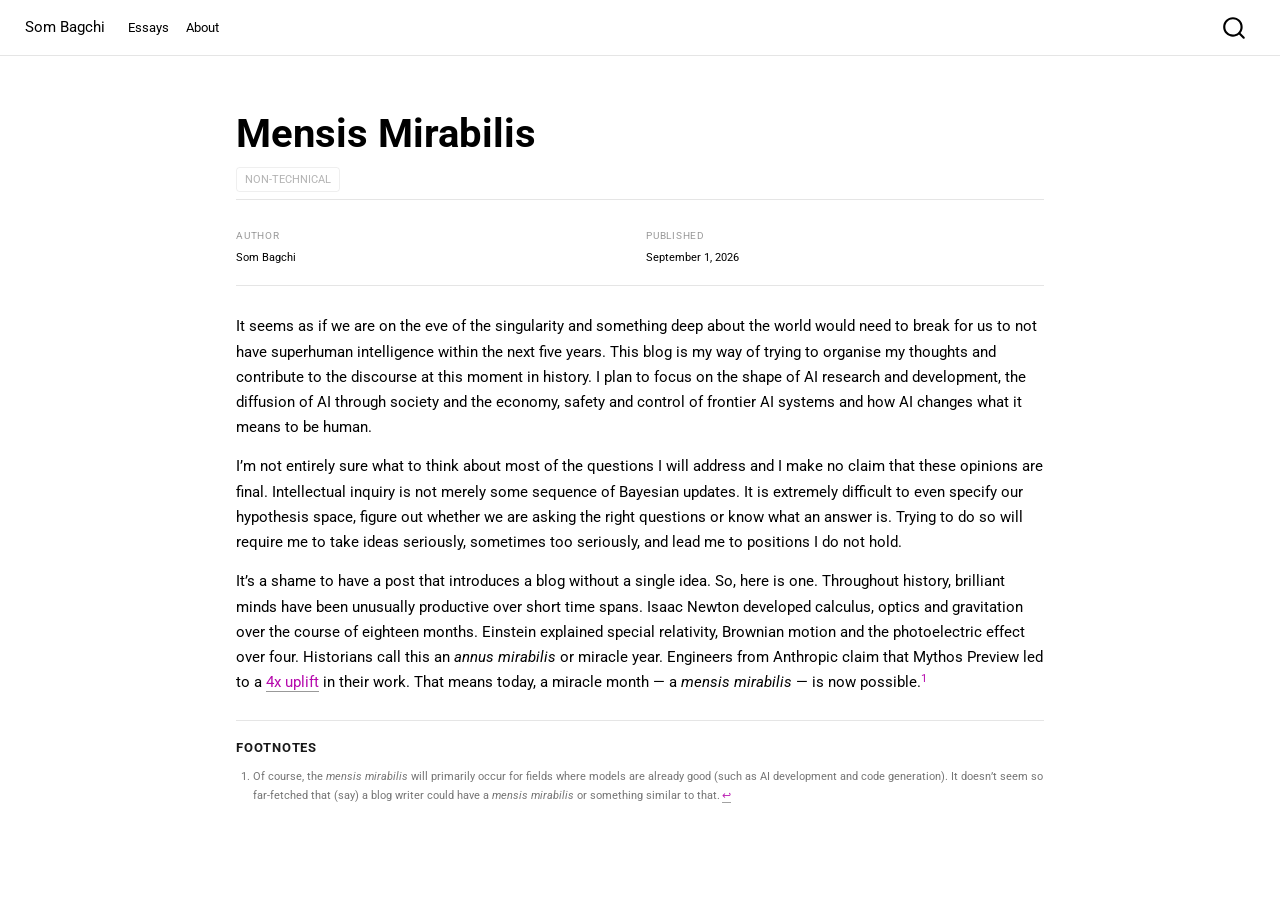
<file: posts/2026-09-01-mensis-mirabilis/index.html>
<!DOCTYPE html>
<html xmlns="http://www.w3.org/1999/xhtml" lang="en" xml:lang="en"><head>

<meta charset="utf-8">
<meta name="generator" content="quarto-1.10.18">

<meta name="viewport" content="width=device-width, initial-scale=1.0, user-scalable=yes">

<meta name="author" content="Som Bagchi">
<meta name="dcterms.date" content="2026-09-01">

<title>Mensis Mirabilis – Som Bagchi</title>
<style>
/* Default styles provided by pandoc.
** See https://pandoc.org/MANUAL.html#variables-for-html for config info.
*/
span.smallcaps{font-variant: small-caps;}
div.columns{display: flex; gap: 1.5em;}
div.column{flex: auto;}
@media screen {
div.columns{gap: min(4vw, 1.5em);}
div.column{overflow-x: auto;}
}
div.hanging-indent{margin-left: 1.5em; text-indent: -1.5em;}
ul.task-list{list-style: none;}
ul.task-list li input[type="checkbox"] {
  width: 0.8em;
  margin: 0 0.8em 0.2em -1em; /* quarto-specific, see https://github.com/quarto-dev/quarto-cli/issues/4556 */ 
  vertical-align: middle;
}
</style>


<script src="../../site_libs/quarto-nav/quarto-nav.js"></script>
<script src="../../site_libs/quarto-nav/headroom.min.js"></script>
<script src="../../site_libs/clipboard/clipboard.min.js"></script>
<script src="../../site_libs/quarto-search/autocomplete.umd.js"></script>
<script src="../../site_libs/quarto-search/fuse.min.js"></script>
<script src="../../site_libs/quarto-search/quarto-search.js"></script>
<meta name="quarto:offset" content="../../">
<link href="../../assets/favicon.svg" rel="icon" type="image/svg+xml">
<script src="../../site_libs/quarto-html/quarto.js" type="module"></script>
<script src="../../site_libs/quarto-html/tabsets/tabsets.js" type="module"></script>
<script src="../../site_libs/quarto-html/popper.min.js"></script>
<script src="../../site_libs/quarto-html/tippy.umd.min.js"></script>
<script src="../../site_libs/quarto-html/anchor.min.js"></script>
<link href="../../site_libs/quarto-html/tippy.css" rel="stylesheet">
<link href="../../site_libs/quarto-html/quarto-syntax-highlighting-bb62276ab45c84d9efd712f51ff97b5a.css" rel="stylesheet" id="quarto-text-highlighting-styles">
<script src="../../site_libs/bootstrap/bootstrap.min.js"></script>
<link href="../../site_libs/bootstrap/bootstrap-icons.css" rel="stylesheet">
<link href="../../site_libs/bootstrap/bootstrap-da5640eb421f6be6724eed304bba0678.min.css" rel="stylesheet" append-hash="true" id="quarto-bootstrap" data-mode="light">
<script id="quarto-search-options" type="application/json">{
  "location": "navbar",
  "copy-button": false,
  "collapse-after": 3,
  "panel-placement": "end",
  "type": "overlay",
  "limit": 50,
  "keyboard-shortcut": [
    "f",
    "/",
    "s"
  ],
  "show-item-context": false,
  "language": {
    "search-no-results-text": "No results",
    "search-matching-documents-text": "matching documents",
    "search-copy-link-title": "Copy link to search",
    "search-hide-matches-text": "Hide additional matches",
    "search-more-match-text": "more match in this document",
    "search-more-matches-text": "more matches in this document",
    "search-clear-button-title": "Clear",
    "search-text-placeholder": "",
    "search-detached-cancel-button-title": "Cancel",
    "search-submit-button-title": "Submit",
    "search-label": "Search"
  }
}</script>
<style>html{ scroll-behavior: smooth; }</style>
<!-- GoatCounter analytics (free, privacy-friendly, no cookies).
     Dashboard: https://sombagchi.goatcounter.com -->
<script data-goatcounter="https://sombagchi.goatcounter.com/count" async="" src="//gc.zgo.at/count.js"></script>


</head>

<body class="nav-fixed fullcontent quarto-light">

<div id="quarto-search-results"></div>
  <header id="quarto-header" class="headroom fixed-top">
    <nav class="navbar navbar-expand-lg " data-bs-theme="dark">
      <div class="navbar-container container-fluid">
      <div class="navbar-brand-container mx-auto">
    <a class="navbar-brand" href="../../index.html">
    <span class="navbar-title">Som Bagchi</span>
    </a>
  </div>
            <div id="quarto-search" class="" title="Search"></div>
          <button class="navbar-toggler" type="button" data-bs-toggle="collapse" data-bs-target="#navbarCollapse" aria-controls="navbarCollapse" role="menu" aria-expanded="false" aria-label="Toggle navigation" onclick="if (window.quartoToggleHeadroom) { window.quartoToggleHeadroom(); }">
  <span class="navbar-toggler-icon"></span>
</button>
          <div class="collapse navbar-collapse" id="navbarCollapse">
            <ul class="navbar-nav navbar-nav-scroll me-auto">
  <li class="nav-item">
    <a class="nav-link" href="../../index.html"> 
<span class="menu-text">Essays</span></a>
  </li>  
  <li class="nav-item">
    <a class="nav-link" href="../../about.html"> 
<span class="menu-text">About</span></a>
  </li>  
</ul>
          </div> <!-- /navcollapse -->
            <div class="quarto-navbar-tools">
</div>
      </div> <!-- /container-fluid -->
    </nav>
</header>
<!-- content -->
<div id="quarto-content" class="quarto-container page-columns page-rows-contents page-layout-article page-navbar">
<!-- sidebar -->
<!-- margin-sidebar -->
    
<!-- main -->
<main class="content" id="quarto-document-content">

<header id="title-block-header" class="quarto-title-block default">
<div class="quarto-title">
<h1 class="title">Mensis Mirabilis</h1>
  <div class="quarto-categories">
    <div class="quarto-category">Non-technical</div>
  </div>
  </div>



<div class="quarto-title-meta">

    <div>
    <div class="quarto-title-meta-heading">Author</div>
    <div class="quarto-title-meta-contents">
             <p>Som Bagchi </p>
          </div>
  </div>
    
    <div>
    <div class="quarto-title-meta-heading">Published</div>
    <div class="quarto-title-meta-contents">
      <p class="date">September 1, 2026</p>
    </div>
  </div>
  
    
  </div>
  


</header>


<p>It seems as if we are on the eve of the singularity and something deep about the world would need to break for us to not have superhuman intelligence within the next five years. This blog is my way of trying to organise my thoughts and contribute to the discourse at this moment in history. I plan to focus on the shape of AI research and development, the diffusion of AI through society and the economy, safety and control of frontier AI systems and how AI changes what it means to be human.</p>
<p>I’m not entirely sure what to think about most of the questions I will address and I make no claim that these opinions are final. Intellectual inquiry is not merely some sequence of Bayesian updates. It is extremely difficult to even specify our hypothesis space, figure out whether we are asking the right questions or know what an answer is. Trying to do so will require me to take ideas seriously, sometimes too seriously, and lead me to positions I do not hold.</p>
<p>It’s a shame to have a post that introduces a blog without a single idea. So, here is one. Throughout history, brilliant minds have been unusually productive over short time spans. Isaac Newton developed calculus, optics and gravitation over the course of eighteen months. Einstein explained special relativity, Brownian motion and the photoelectric effect over four. Historians call this an <em>annus mirabilis</em> or miracle year. Engineers from Anthropic claim that Mythos Preview led to a <a href="https://www.anthropic.com/institute/recursive-self-improvement">4x uplift</a> in their work. That means today, a miracle month — a <em>mensis mirabilis</em> — is now possible.<a href="#fn1" class="footnote-ref" id="fnref1" role="doc-noteref"><sup>1</sup></a></p>




<div id="quarto-appendix" class="default"><section id="footnotes" class="footnotes footnotes-end-of-document" role="doc-endnotes"><h2 class="anchored quarto-appendix-heading">Footnotes</h2>

<ol>
<li id="fn1"><p>Of course, the <em>mensis mirabilis</em> will primarily occur for fields where models are already good (such as AI development and code generation). It doesn’t seem so far-fetched that (say) a blog writer could have a <em>mensis mirabilis</em> or something similar to that.<a href="#fnref1" class="footnote-back" role="doc-backlink">↩︎</a></p></li>
</ol>
</section></div></main> <!-- /main -->
<script id="quarto-html-after-body" type="application/javascript">
  window.document.addEventListener("DOMContentLoaded", function (event) {
    const icon = "";
    const anchorJS = new window.AnchorJS();
    anchorJS.options = {
      placement: 'right',
      icon: icon
    };
    anchorJS.add('.anchored');
    const isCodeAnnotation = (el) => {
      for (const clz of el.classList) {
        if (clz.startsWith('code-annotation-')) {                     
          return true;
        }
      }
      return false;
    }
    const onCopySuccess = function(e) {
      // button target
      const button = e.trigger;
      // don't keep focus
      button.blur();
      // flash "checked"
      button.classList.add('code-copy-button-checked');
      var currentTitle = button.getAttribute("title");
      button.setAttribute("title", "Copied!");
      let tooltip;
      if (window.bootstrap) {
        button.setAttribute("data-bs-toggle", "tooltip");
        button.setAttribute("data-bs-placement", "left");
        button.setAttribute("data-bs-title", "Copied!");
        tooltip = new bootstrap.Tooltip(button, 
          { trigger: "manual", 
            customClass: "code-copy-button-tooltip",
            offset: [0, -8]});
        tooltip.show();    
      }
      setTimeout(function() {
        if (tooltip) {
          tooltip.hide();
          button.removeAttribute("data-bs-title");
          button.removeAttribute("data-bs-toggle");
          button.removeAttribute("data-bs-placement");
        }
        button.setAttribute("title", currentTitle);
        button.classList.remove('code-copy-button-checked');
      }, 1000);
      // clear code selection
      e.clearSelection();
    }
    const getTextToCopy = function(trigger) {
      const outerScaffold = trigger.parentElement.cloneNode(true);
      const codeEl = outerScaffold.querySelector('code');
      for (const childEl of codeEl.children) {
        if (isCodeAnnotation(childEl)) {
          childEl.remove();
        }
      }
      return codeEl.innerText;
    }
    const clipboard = new window.ClipboardJS('.code-copy-button:not([data-in-quarto-modal])', {
      text: getTextToCopy
    });
    clipboard.on('success', onCopySuccess);
    if (window.document.getElementById('quarto-embedded-source-code-modal')) {
      const clipboardModal = new window.ClipboardJS('.code-copy-button[data-in-quarto-modal]', {
        text: getTextToCopy,
        container: window.document.getElementById('quarto-embedded-source-code-modal')
      });
      clipboardModal.on('success', onCopySuccess);
    }
      var localhostRegex = new RegExp(/^(?:http|https):\/\/localhost\:?[0-9]*\//);
      var mailtoRegex = new RegExp(/^mailto:/);
        var filterRegex = new RegExp("https:\/\/sombagchi\.com");
      var isInternal = (href) => {
          return filterRegex.test(href) || localhostRegex.test(href) || mailtoRegex.test(href);
      }
      // Inspect non-navigation links and adorn them if external
     var links = window.document.querySelectorAll('a[href]:not(.nav-link):not(.navbar-brand):not(.toc-action):not(.sidebar-link):not(.sidebar-item-toggle):not(.pagination-link):not(.no-external):not([aria-hidden]):not(.dropdown-item):not(.quarto-navigation-tool):not(.about-link)');
      for (var i=0; i<links.length; i++) {
        const link = links[i];
        if (!isInternal(link.href)) {
          // undo the damage that might have been done by quarto-nav.js in the case of
          // links that we want to consider external
          if (link.dataset.originalHref !== undefined) {
            link.href = link.dataset.originalHref;
          }
        }
      }
    function tippyHover(el, contentFn, onTriggerFn, onUntriggerFn) {
      const config = {
        allowHTML: true,
        maxWidth: 500,
        delay: 100,
        arrow: false,
        appendTo: function(el) {
            return el.parentElement;
        },
        interactive: true,
        interactiveBorder: 10,
        theme: 'quarto',
        placement: 'bottom-start',
      };
      if (contentFn) {
        config.content = contentFn;
      }
      if (onTriggerFn) {
        config.onTrigger = onTriggerFn;
      }
      if (onUntriggerFn) {
        config.onUntrigger = onUntriggerFn;
      }
      window.tippy(el, config); 
    }
    const noterefs = window.document.querySelectorAll('a[role="doc-noteref"]');
    for (var i=0; i<noterefs.length; i++) {
      const ref = noterefs[i];
      tippyHover(ref, function() {
        // use id or data attribute instead here
        let href = ref.getAttribute('data-footnote-href') || ref.getAttribute('href');
        try { href = new URL(href).hash; } catch {}
        const id = href.replace(/^#\/?/, "");
        const note = window.document.getElementById(id);
        if (note) {
          return note.innerHTML;
        } else {
          return "";
        }
      });
    }
    const xrefs = window.document.querySelectorAll('a.quarto-xref');
    const processXRef = (id, note) => {
      // Strip column container classes
      const stripColumnClz = (el) => {
        el.classList.remove("page-full", "page-columns");
        if (el.children) {
          for (const child of el.children) {
            stripColumnClz(child);
          }
        }
      }
      stripColumnClz(note)
      if (id === null || id.startsWith('sec-')) {
        // Special case sections, only their first couple elements
        const container = document.createElement("div");
        if (note.children && note.children.length > 2) {
          container.appendChild(note.children[0].cloneNode(true));
          for (let i = 1; i < note.children.length; i++) {
            const child = note.children[i];
            if (child.tagName === "P" && child.innerText === "") {
              continue;
            } else {
              container.appendChild(child.cloneNode(true));
              break;
            }
          }
          if (window.Quarto?.typesetMath) {
            window.Quarto.typesetMath(container);
          }
          return container.innerHTML
        } else {
          if (window.Quarto?.typesetMath) {
            window.Quarto.typesetMath(note);
          }
          return note.innerHTML;
        }
      } else {
        // Remove any anchor links if they are present
        const anchorLink = note.querySelector('a.anchorjs-link');
        if (anchorLink) {
          anchorLink.remove();
        }
        if (window.Quarto?.typesetMath) {
          window.Quarto.typesetMath(note);
        }
        if (note.classList.contains("callout")) {
          return note.outerHTML;
        } else {
          return note.innerHTML;
        }
      }
    }
    for (var i=0; i<xrefs.length; i++) {
      const xref = xrefs[i];
      tippyHover(xref, undefined, function(instance) {
        instance.disable();
        let url = xref.getAttribute('href');
        let hash = undefined; 
        if (url.startsWith('#')) {
          hash = url;
        } else {
          try { hash = new URL(url).hash; } catch {}
        }
        if (hash) {
          const id = hash.replace(/^#\/?/, "");
          const note = window.document.getElementById(id);
          if (note !== null) {
            try {
              const html = processXRef(id, note.cloneNode(true));
              instance.setContent(html);
            } finally {
              instance.enable();
              instance.show();
            }
          } else {
            // See if we can fetch this
            fetch(url.split('#')[0])
            .then(res => res.text())
            .then(html => {
              const parser = new DOMParser();
              const htmlDoc = parser.parseFromString(html, "text/html");
              const note = htmlDoc.getElementById(id);
              if (note !== null) {
                const html = processXRef(id, note);
                instance.setContent(html);
              } 
            }).finally(() => {
              instance.enable();
              instance.show();
            });
          }
        } else {
          // See if we can fetch a full url (with no hash to target)
          // This is a special case and we should probably do some content thinning / targeting
          fetch(url)
          .then(res => res.text())
          .then(html => {
            const parser = new DOMParser();
            const htmlDoc = parser.parseFromString(html, "text/html");
            const note = htmlDoc.querySelector('main.content');
            if (note !== null) {
              // This should only happen for chapter cross references
              // (since there is no id in the URL)
              // remove the first header
              if (note.children.length > 0 && note.children[0].tagName === "HEADER") {
                note.children[0].remove();
              }
              const html = processXRef(null, note);
              instance.setContent(html);
            } 
          }).finally(() => {
            instance.enable();
            instance.show();
          });
        }
      }, function(instance) {
      });
    }
        let selectedAnnoteEl;
        const selectorForAnnotation = ( cell, annotation) => {
          let cellAttr = 'data-code-cell="' + cell + '"';
          let lineAttr = 'data-code-annotation="' +  annotation + '"';
          const selector = 'span[' + cellAttr + '][' + lineAttr + ']';
          return selector;
        }
        const selectCodeLines = (annoteEl) => {
          const doc = window.document;
          const targetCell = annoteEl.getAttribute("data-target-cell");
          const targetAnnotation = annoteEl.getAttribute("data-target-annotation");
          const annoteSpan = window.document.querySelector(selectorForAnnotation(targetCell, targetAnnotation));
          const lines = annoteSpan.getAttribute("data-code-lines").split(",");
          const lineIds = lines.map((line) => {
            return targetCell + "-" + line;
          })
          let top = null;
          let height = null;
          let parent = null;
          if (lineIds.length > 0) {
              //compute the position of the single el (top and bottom and make a div)
              const el = window.document.getElementById(lineIds[0]);
              top = el.offsetTop;
              height = el.offsetHeight;
              parent = el.parentElement.parentElement;
            if (lineIds.length > 1) {
              const lastEl = window.document.getElementById(lineIds[lineIds.length - 1]);
              const bottom = lastEl.offsetTop + lastEl.offsetHeight;
              height = bottom - top;
            }
            if (top !== null && height !== null && parent !== null) {
              // cook up a div (if necessary) and position it 
              let div = window.document.getElementById("code-annotation-line-highlight");
              if (div === null) {
                div = window.document.createElement("div");
                div.setAttribute("id", "code-annotation-line-highlight");
                div.style.position = 'absolute';
                parent.appendChild(div);
              }
              div.style.top = top - 2 + "px";
              div.style.height = height + 4 + "px";
              div.style.left = 0;
              let gutterDiv = window.document.getElementById("code-annotation-line-highlight-gutter");
              if (gutterDiv === null) {
                gutterDiv = window.document.createElement("div");
                gutterDiv.setAttribute("id", "code-annotation-line-highlight-gutter");
                gutterDiv.style.position = 'absolute';
                const codeCell = window.document.getElementById(targetCell);
                const gutter = codeCell.querySelector('.code-annotation-gutter');
                gutter.appendChild(gutterDiv);
              }
              gutterDiv.style.top = top - 2 + "px";
              gutterDiv.style.height = height + 4 + "px";
            }
            selectedAnnoteEl = annoteEl;
          }
        };
        const unselectCodeLines = () => {
          const elementsIds = ["code-annotation-line-highlight", "code-annotation-line-highlight-gutter"];
          elementsIds.forEach((elId) => {
            const div = window.document.getElementById(elId);
            if (div) {
              div.remove();
            }
          });
          selectedAnnoteEl = undefined;
        };
          // Handle positioning of the toggle
      window.addEventListener(
        "resize",
        throttle(() => {
          elRect = undefined;
          if (selectedAnnoteEl) {
            selectCodeLines(selectedAnnoteEl);
          }
        }, 10)
      );
      function throttle(fn, ms) {
      let throttle = false;
      let timer;
        return (...args) => {
          if(!throttle) { // first call gets through
              fn.apply(this, args);
              throttle = true;
          } else { // all the others get throttled
              if(timer) clearTimeout(timer); // cancel #2
              timer = setTimeout(() => {
                fn.apply(this, args);
                timer = throttle = false;
              }, ms);
          }
        };
      }
        // Attach click handler to the DT
        const annoteDls = window.document.querySelectorAll('dt[data-target-cell]');
        for (const annoteDlNode of annoteDls) {
          annoteDlNode.addEventListener('click', (event) => {
            const clickedEl = event.target;
            if (clickedEl !== selectedAnnoteEl) {
              unselectCodeLines();
              const activeEl = window.document.querySelector('dt[data-target-cell].code-annotation-active');
              if (activeEl) {
                activeEl.classList.remove('code-annotation-active');
              }
              selectCodeLines(clickedEl);
              clickedEl.classList.add('code-annotation-active');
            } else {
              // Unselect the line
              unselectCodeLines();
              clickedEl.classList.remove('code-annotation-active');
            }
          });
        }
    const findCites = (el) => {
      const parentEl = el.parentElement;
      if (parentEl) {
        const cites = parentEl.dataset.cites;
        if (cites) {
          return {
            el,
            cites: cites.split(' ')
          };
        } else {
          return findCites(el.parentElement)
        }
      } else {
        return undefined;
      }
    };
    var bibliorefs = window.document.querySelectorAll('a[role="doc-biblioref"]');
    for (var i=0; i<bibliorefs.length; i++) {
      const ref = bibliorefs[i];
      const citeInfo = findCites(ref);
      if (citeInfo) {
        tippyHover(citeInfo.el, function() {
          var popup = window.document.createElement('div');
          citeInfo.cites.forEach(function(cite) {
            var citeDiv = window.document.createElement('div');
            citeDiv.classList.add('hanging-indent');
            citeDiv.classList.add('csl-entry');
            var biblioDiv = window.document.getElementById('ref-' + cite);
            if (biblioDiv) {
              citeDiv.innerHTML = biblioDiv.innerHTML;
            }
            popup.appendChild(citeDiv);
          });
          return popup.innerHTML;
        });
      }
    }
  });
  </script>
</div> <!-- /content -->




<script src="../../site_libs/quarto-html/zenscroll-min.js"></script>
</body></html>
</file>
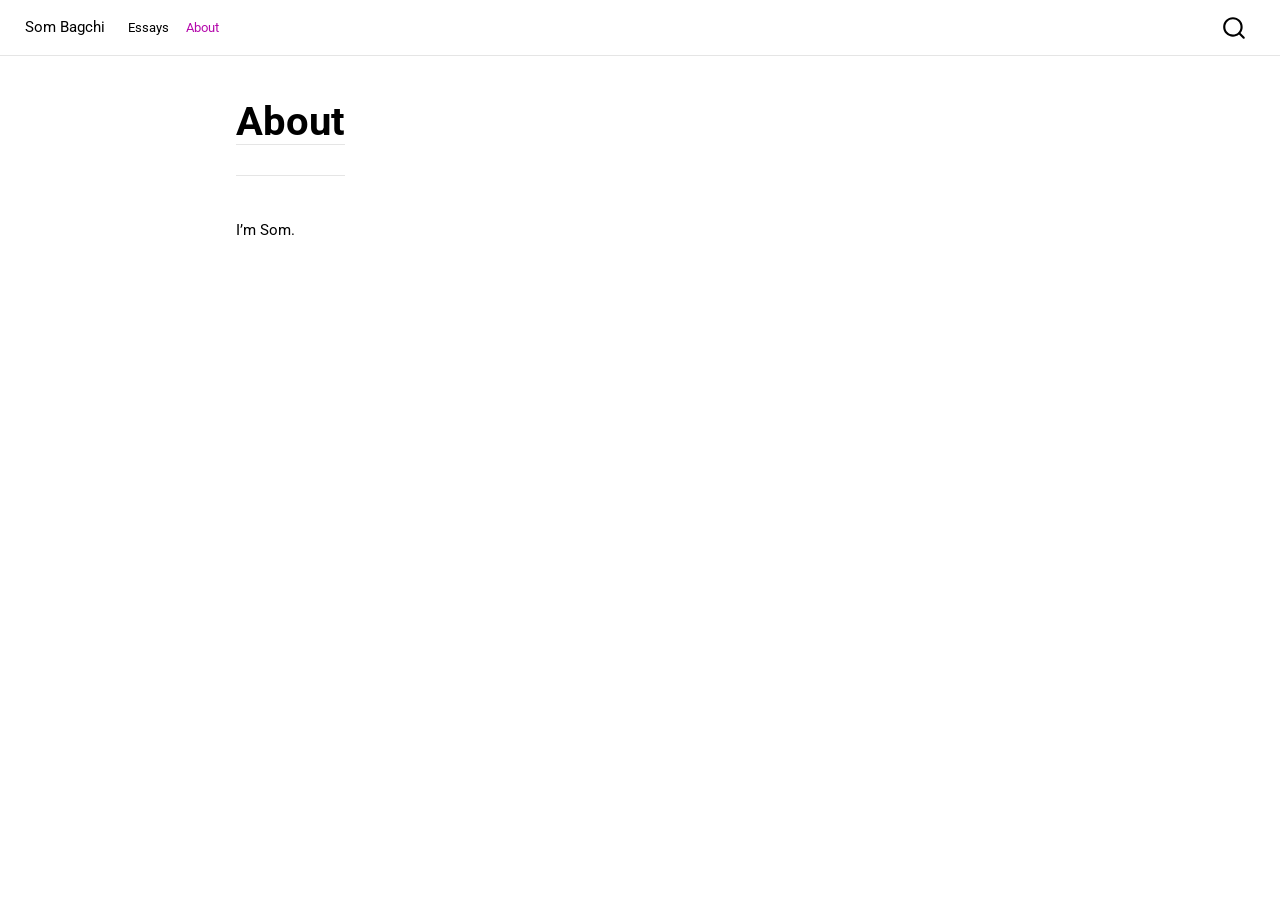
<file: about.html>
<!DOCTYPE html>
<html xmlns="http://www.w3.org/1999/xhtml" lang="en" xml:lang="en"><head>

<meta charset="utf-8">
<meta name="generator" content="quarto-1.10.18">

<meta name="viewport" content="width=device-width, initial-scale=1.0, user-scalable=yes">


<title>About – Som Bagchi</title>
<style>
/* Default styles provided by pandoc.
** See https://pandoc.org/MANUAL.html#variables-for-html for config info.
*/
span.smallcaps{font-variant: small-caps;}
div.columns{display: flex; gap: 1.5em;}
div.column{flex: auto;}
@media screen {
div.columns{gap: min(4vw, 1.5em);}
div.column{overflow-x: auto;}
}
div.hanging-indent{margin-left: 1.5em; text-indent: -1.5em;}
ul.task-list{list-style: none;}
ul.task-list li input[type="checkbox"] {
  width: 0.8em;
  margin: 0 0.8em 0.2em -1em; /* quarto-specific, see https://github.com/quarto-dev/quarto-cli/issues/4556 */ 
  vertical-align: middle;
}
</style>


<script src="site_libs/quarto-nav/quarto-nav.js"></script>
<script src="site_libs/quarto-nav/headroom.min.js"></script>
<script src="site_libs/clipboard/clipboard.min.js"></script>
<script src="site_libs/quarto-search/autocomplete.umd.js"></script>
<script src="site_libs/quarto-search/fuse.min.js"></script>
<script src="site_libs/quarto-search/quarto-search.js"></script>
<meta name="quarto:offset" content="./">
<link href="./assets/favicon.svg" rel="icon" type="image/svg+xml">
<script src="site_libs/quarto-html/quarto.js" type="module"></script>
<script src="site_libs/quarto-html/tabsets/tabsets.js" type="module"></script>
<script src="site_libs/quarto-html/popper.min.js"></script>
<script src="site_libs/quarto-html/tippy.umd.min.js"></script>
<link href="site_libs/quarto-html/tippy.css" rel="stylesheet">
<link href="site_libs/quarto-html/quarto-syntax-highlighting-bb62276ab45c84d9efd712f51ff97b5a.css" rel="stylesheet" id="quarto-text-highlighting-styles">
<script src="site_libs/bootstrap/bootstrap.min.js"></script>
<link href="site_libs/bootstrap/bootstrap-icons.css" rel="stylesheet">
<link href="site_libs/bootstrap/bootstrap-da5640eb421f6be6724eed304bba0678.min.css" rel="stylesheet" append-hash="true" id="quarto-bootstrap" data-mode="light">
<script id="quarto-search-options" type="application/json">{
  "location": "navbar",
  "copy-button": false,
  "collapse-after": 3,
  "panel-placement": "end",
  "type": "overlay",
  "limit": 50,
  "keyboard-shortcut": [
    "f",
    "/",
    "s"
  ],
  "show-item-context": false,
  "language": {
    "search-no-results-text": "No results",
    "search-matching-documents-text": "matching documents",
    "search-copy-link-title": "Copy link to search",
    "search-hide-matches-text": "Hide additional matches",
    "search-more-match-text": "more match in this document",
    "search-more-matches-text": "more matches in this document",
    "search-clear-button-title": "Clear",
    "search-text-placeholder": "",
    "search-detached-cancel-button-title": "Cancel",
    "search-submit-button-title": "Submit",
    "search-label": "Search"
  }
}</script>
<style>html{ scroll-behavior: smooth; }</style>
<!-- GoatCounter analytics (free, privacy-friendly, no cookies).
     Dashboard: https://sombagchi.goatcounter.com -->
<script data-goatcounter="https://sombagchi.goatcounter.com/count" async="" src="//gc.zgo.at/count.js"></script>


</head>

<body class="nav-fixed fullcontent quarto-light">

<div id="quarto-search-results"></div>
  <header id="quarto-header" class="headroom fixed-top">
    <nav class="navbar navbar-expand-lg " data-bs-theme="dark">
      <div class="navbar-container container-fluid">
      <div class="navbar-brand-container mx-auto">
    <a class="navbar-brand" href="./index.html">
    <span class="navbar-title">Som Bagchi</span>
    </a>
  </div>
            <div id="quarto-search" class="" title="Search"></div>
          <button class="navbar-toggler" type="button" data-bs-toggle="collapse" data-bs-target="#navbarCollapse" aria-controls="navbarCollapse" role="menu" aria-expanded="false" aria-label="Toggle navigation" onclick="if (window.quartoToggleHeadroom) { window.quartoToggleHeadroom(); }">
  <span class="navbar-toggler-icon"></span>
</button>
          <div class="collapse navbar-collapse" id="navbarCollapse">
            <ul class="navbar-nav navbar-nav-scroll me-auto">
  <li class="nav-item">
    <a class="nav-link" href="./index.html"> 
<span class="menu-text">Essays</span></a>
  </li>  
  <li class="nav-item">
    <a class="nav-link active" href="./about.html" aria-current="page"> 
<span class="menu-text">About</span></a>
  </li>  
</ul>
          </div> <!-- /navcollapse -->
            <div class="quarto-navbar-tools">
</div>
      </div> <!-- /container-fluid -->
    </nav>
</header>
<!-- content -->
<div id="quarto-content" class="quarto-container page-columns page-rows-contents page-layout-article page-navbar">
<!-- sidebar -->
<!-- margin-sidebar -->
    
<!-- main -->
<div class="quarto-about-solana column-body">
  <div class="about-entity">
    <div class="entity-contents">
      <header id="title-block-header" class="quarto-title-block default">
<div class="quarto-title">
<h1 class="title">About</h1>
</div>
<div class="quarto-title-meta">
  </div>
</header> 
      <div class="about-contents"><main class="content" id="quarto-document-content">
<p>I’m Som.</p>


</main></div>
    </div>
  </div>
</div>
 <!-- /main -->
<script id="quarto-html-after-body" type="application/javascript">
  window.document.addEventListener("DOMContentLoaded", function (event) {
    const isCodeAnnotation = (el) => {
      for (const clz of el.classList) {
        if (clz.startsWith('code-annotation-')) {                     
          return true;
        }
      }
      return false;
    }
    const onCopySuccess = function(e) {
      // button target
      const button = e.trigger;
      // don't keep focus
      button.blur();
      // flash "checked"
      button.classList.add('code-copy-button-checked');
      var currentTitle = button.getAttribute("title");
      button.setAttribute("title", "Copied!");
      let tooltip;
      if (window.bootstrap) {
        button.setAttribute("data-bs-toggle", "tooltip");
        button.setAttribute("data-bs-placement", "left");
        button.setAttribute("data-bs-title", "Copied!");
        tooltip = new bootstrap.Tooltip(button, 
          { trigger: "manual", 
            customClass: "code-copy-button-tooltip",
            offset: [0, -8]});
        tooltip.show();    
      }
      setTimeout(function() {
        if (tooltip) {
          tooltip.hide();
          button.removeAttribute("data-bs-title");
          button.removeAttribute("data-bs-toggle");
          button.removeAttribute("data-bs-placement");
        }
        button.setAttribute("title", currentTitle);
        button.classList.remove('code-copy-button-checked');
      }, 1000);
      // clear code selection
      e.clearSelection();
    }
    const getTextToCopy = function(trigger) {
      const outerScaffold = trigger.parentElement.cloneNode(true);
      const codeEl = outerScaffold.querySelector('code');
      for (const childEl of codeEl.children) {
        if (isCodeAnnotation(childEl)) {
          childEl.remove();
        }
      }
      return codeEl.innerText;
    }
    const clipboard = new window.ClipboardJS('.code-copy-button:not([data-in-quarto-modal])', {
      text: getTextToCopy
    });
    clipboard.on('success', onCopySuccess);
    if (window.document.getElementById('quarto-embedded-source-code-modal')) {
      const clipboardModal = new window.ClipboardJS('.code-copy-button[data-in-quarto-modal]', {
        text: getTextToCopy,
        container: window.document.getElementById('quarto-embedded-source-code-modal')
      });
      clipboardModal.on('success', onCopySuccess);
    }
      var localhostRegex = new RegExp(/^(?:http|https):\/\/localhost\:?[0-9]*\//);
      var mailtoRegex = new RegExp(/^mailto:/);
        var filterRegex = new RegExp("https:\/\/sombagchi\.com");
      var isInternal = (href) => {
          return filterRegex.test(href) || localhostRegex.test(href) || mailtoRegex.test(href);
      }
      // Inspect non-navigation links and adorn them if external
     var links = window.document.querySelectorAll('a[href]:not(.nav-link):not(.navbar-brand):not(.toc-action):not(.sidebar-link):not(.sidebar-item-toggle):not(.pagination-link):not(.no-external):not([aria-hidden]):not(.dropdown-item):not(.quarto-navigation-tool):not(.about-link)');
      for (var i=0; i<links.length; i++) {
        const link = links[i];
        if (!isInternal(link.href)) {
          // undo the damage that might have been done by quarto-nav.js in the case of
          // links that we want to consider external
          if (link.dataset.originalHref !== undefined) {
            link.href = link.dataset.originalHref;
          }
        }
      }
    function tippyHover(el, contentFn, onTriggerFn, onUntriggerFn) {
      const config = {
        allowHTML: true,
        maxWidth: 500,
        delay: 100,
        arrow: false,
        appendTo: function(el) {
            return el.parentElement;
        },
        interactive: true,
        interactiveBorder: 10,
        theme: 'quarto',
        placement: 'bottom-start',
      };
      if (contentFn) {
        config.content = contentFn;
      }
      if (onTriggerFn) {
        config.onTrigger = onTriggerFn;
      }
      if (onUntriggerFn) {
        config.onUntrigger = onUntriggerFn;
      }
      window.tippy(el, config); 
    }
    const noterefs = window.document.querySelectorAll('a[role="doc-noteref"]');
    for (var i=0; i<noterefs.length; i++) {
      const ref = noterefs[i];
      tippyHover(ref, function() {
        // use id or data attribute instead here
        let href = ref.getAttribute('data-footnote-href') || ref.getAttribute('href');
        try { href = new URL(href).hash; } catch {}
        const id = href.replace(/^#\/?/, "");
        const note = window.document.getElementById(id);
        if (note) {
          return note.innerHTML;
        } else {
          return "";
        }
      });
    }
    const xrefs = window.document.querySelectorAll('a.quarto-xref');
    const processXRef = (id, note) => {
      // Strip column container classes
      const stripColumnClz = (el) => {
        el.classList.remove("page-full", "page-columns");
        if (el.children) {
          for (const child of el.children) {
            stripColumnClz(child);
          }
        }
      }
      stripColumnClz(note)
      if (id === null || id.startsWith('sec-')) {
        // Special case sections, only their first couple elements
        const container = document.createElement("div");
        if (note.children && note.children.length > 2) {
          container.appendChild(note.children[0].cloneNode(true));
          for (let i = 1; i < note.children.length; i++) {
            const child = note.children[i];
            if (child.tagName === "P" && child.innerText === "") {
              continue;
            } else {
              container.appendChild(child.cloneNode(true));
              break;
            }
          }
          if (window.Quarto?.typesetMath) {
            window.Quarto.typesetMath(container);
          }
          return container.innerHTML
        } else {
          if (window.Quarto?.typesetMath) {
            window.Quarto.typesetMath(note);
          }
          return note.innerHTML;
        }
      } else {
        // Remove any anchor links if they are present
        const anchorLink = note.querySelector('a.anchorjs-link');
        if (anchorLink) {
          anchorLink.remove();
        }
        if (window.Quarto?.typesetMath) {
          window.Quarto.typesetMath(note);
        }
        if (note.classList.contains("callout")) {
          return note.outerHTML;
        } else {
          return note.innerHTML;
        }
      }
    }
    for (var i=0; i<xrefs.length; i++) {
      const xref = xrefs[i];
      tippyHover(xref, undefined, function(instance) {
        instance.disable();
        let url = xref.getAttribute('href');
        let hash = undefined; 
        if (url.startsWith('#')) {
          hash = url;
        } else {
          try { hash = new URL(url).hash; } catch {}
        }
        if (hash) {
          const id = hash.replace(/^#\/?/, "");
          const note = window.document.getElementById(id);
          if (note !== null) {
            try {
              const html = processXRef(id, note.cloneNode(true));
              instance.setContent(html);
            } finally {
              instance.enable();
              instance.show();
            }
          } else {
            // See if we can fetch this
            fetch(url.split('#')[0])
            .then(res => res.text())
            .then(html => {
              const parser = new DOMParser();
              const htmlDoc = parser.parseFromString(html, "text/html");
              const note = htmlDoc.getElementById(id);
              if (note !== null) {
                const html = processXRef(id, note);
                instance.setContent(html);
              } 
            }).finally(() => {
              instance.enable();
              instance.show();
            });
          }
        } else {
          // See if we can fetch a full url (with no hash to target)
          // This is a special case and we should probably do some content thinning / targeting
          fetch(url)
          .then(res => res.text())
          .then(html => {
            const parser = new DOMParser();
            const htmlDoc = parser.parseFromString(html, "text/html");
            const note = htmlDoc.querySelector('main.content');
            if (note !== null) {
              // This should only happen for chapter cross references
              // (since there is no id in the URL)
              // remove the first header
              if (note.children.length > 0 && note.children[0].tagName === "HEADER") {
                note.children[0].remove();
              }
              const html = processXRef(null, note);
              instance.setContent(html);
            } 
          }).finally(() => {
            instance.enable();
            instance.show();
          });
        }
      }, function(instance) {
      });
    }
        let selectedAnnoteEl;
        const selectorForAnnotation = ( cell, annotation) => {
          let cellAttr = 'data-code-cell="' + cell + '"';
          let lineAttr = 'data-code-annotation="' +  annotation + '"';
          const selector = 'span[' + cellAttr + '][' + lineAttr + ']';
          return selector;
        }
        const selectCodeLines = (annoteEl) => {
          const doc = window.document;
          const targetCell = annoteEl.getAttribute("data-target-cell");
          const targetAnnotation = annoteEl.getAttribute("data-target-annotation");
          const annoteSpan = window.document.querySelector(selectorForAnnotation(targetCell, targetAnnotation));
          const lines = annoteSpan.getAttribute("data-code-lines").split(",");
          const lineIds = lines.map((line) => {
            return targetCell + "-" + line;
          })
          let top = null;
          let height = null;
          let parent = null;
          if (lineIds.length > 0) {
              //compute the position of the single el (top and bottom and make a div)
              const el = window.document.getElementById(lineIds[0]);
              top = el.offsetTop;
              height = el.offsetHeight;
              parent = el.parentElement.parentElement;
            if (lineIds.length > 1) {
              const lastEl = window.document.getElementById(lineIds[lineIds.length - 1]);
              const bottom = lastEl.offsetTop + lastEl.offsetHeight;
              height = bottom - top;
            }
            if (top !== null && height !== null && parent !== null) {
              // cook up a div (if necessary) and position it 
              let div = window.document.getElementById("code-annotation-line-highlight");
              if (div === null) {
                div = window.document.createElement("div");
                div.setAttribute("id", "code-annotation-line-highlight");
                div.style.position = 'absolute';
                parent.appendChild(div);
              }
              div.style.top = top - 2 + "px";
              div.style.height = height + 4 + "px";
              div.style.left = 0;
              let gutterDiv = window.document.getElementById("code-annotation-line-highlight-gutter");
              if (gutterDiv === null) {
                gutterDiv = window.document.createElement("div");
                gutterDiv.setAttribute("id", "code-annotation-line-highlight-gutter");
                gutterDiv.style.position = 'absolute';
                const codeCell = window.document.getElementById(targetCell);
                const gutter = codeCell.querySelector('.code-annotation-gutter');
                gutter.appendChild(gutterDiv);
              }
              gutterDiv.style.top = top - 2 + "px";
              gutterDiv.style.height = height + 4 + "px";
            }
            selectedAnnoteEl = annoteEl;
          }
        };
        const unselectCodeLines = () => {
          const elementsIds = ["code-annotation-line-highlight", "code-annotation-line-highlight-gutter"];
          elementsIds.forEach((elId) => {
            const div = window.document.getElementById(elId);
            if (div) {
              div.remove();
            }
          });
          selectedAnnoteEl = undefined;
        };
          // Handle positioning of the toggle
      window.addEventListener(
        "resize",
        throttle(() => {
          elRect = undefined;
          if (selectedAnnoteEl) {
            selectCodeLines(selectedAnnoteEl);
          }
        }, 10)
      );
      function throttle(fn, ms) {
      let throttle = false;
      let timer;
        return (...args) => {
          if(!throttle) { // first call gets through
              fn.apply(this, args);
              throttle = true;
          } else { // all the others get throttled
              if(timer) clearTimeout(timer); // cancel #2
              timer = setTimeout(() => {
                fn.apply(this, args);
                timer = throttle = false;
              }, ms);
          }
        };
      }
        // Attach click handler to the DT
        const annoteDls = window.document.querySelectorAll('dt[data-target-cell]');
        for (const annoteDlNode of annoteDls) {
          annoteDlNode.addEventListener('click', (event) => {
            const clickedEl = event.target;
            if (clickedEl !== selectedAnnoteEl) {
              unselectCodeLines();
              const activeEl = window.document.querySelector('dt[data-target-cell].code-annotation-active');
              if (activeEl) {
                activeEl.classList.remove('code-annotation-active');
              }
              selectCodeLines(clickedEl);
              clickedEl.classList.add('code-annotation-active');
            } else {
              // Unselect the line
              unselectCodeLines();
              clickedEl.classList.remove('code-annotation-active');
            }
          });
        }
    const findCites = (el) => {
      const parentEl = el.parentElement;
      if (parentEl) {
        const cites = parentEl.dataset.cites;
        if (cites) {
          return {
            el,
            cites: cites.split(' ')
          };
        } else {
          return findCites(el.parentElement)
        }
      } else {
        return undefined;
      }
    };
    var bibliorefs = window.document.querySelectorAll('a[role="doc-biblioref"]');
    for (var i=0; i<bibliorefs.length; i++) {
      const ref = bibliorefs[i];
      const citeInfo = findCites(ref);
      if (citeInfo) {
        tippyHover(citeInfo.el, function() {
          var popup = window.document.createElement('div');
          citeInfo.cites.forEach(function(cite) {
            var citeDiv = window.document.createElement('div');
            citeDiv.classList.add('hanging-indent');
            citeDiv.classList.add('csl-entry');
            var biblioDiv = window.document.getElementById('ref-' + cite);
            if (biblioDiv) {
              citeDiv.innerHTML = biblioDiv.innerHTML;
            }
            popup.appendChild(citeDiv);
          });
          return popup.innerHTML;
        });
      }
    }
  });
  </script>
</div> <!-- /content -->




<script src="site_libs/quarto-html/zenscroll-min.js"></script>
</body></html>
</file>
<file: site_libs/quarto-html/tippy.css>
.tippy-box[data-animation=fade][data-state=hidden]{opacity:0}[data-tippy-root]{max-width:calc(100vw - 10px)}.tippy-box{position:relative;background-color:#333;color:#fff;border-radius:4px;font-size:14px;line-height:1.4;white-space:normal;outline:0;transition-property:transform,visibility,opacity}.tippy-box[data-placement^=top]>.tippy-arrow{bottom:0}.tippy-box[data-placement^=top]>.tippy-arrow:before{bottom:-7px;left:0;border-width:8px 8px 0;border-top-color:initial;transform-origin:center top}.tippy-box[data-placement^=bottom]>.tippy-arrow{top:0}.tippy-box[data-placement^=bottom]>.tippy-arrow:before{top:-7px;left:0;border-width:0 8px 8px;border-bottom-color:initial;transform-origin:center bottom}.tippy-box[data-placement^=left]>.tippy-arrow{right:0}.tippy-box[data-placement^=left]>.tippy-arrow:before{border-width:8px 0 8px 8px;border-left-color:initial;right:-7px;transform-origin:center left}.tippy-box[data-placement^=right]>.tippy-arrow{left:0}.tippy-box[data-placement^=right]>.tippy-arrow:before{left:-7px;border-width:8px 8px 8px 0;border-right-color:initial;transform-origin:center right}.tippy-box[data-inertia][data-state=visible]{transition-timing-function:cubic-bezier(.54,1.5,.38,1.11)}.tippy-arrow{width:16px;height:16px;color:#333}.tippy-arrow:before{content:"";position:absolute;border-color:transparent;border-style:solid}.tippy-content{position:relative;padding:5px 9px;z-index:1}
</file>
<file: site_libs/quarto-html/quarto-syntax-highlighting-bb62276ab45c84d9efd712f51ff97b5a.css>
/* quarto syntax highlight colors */
:root {
  --quarto-hl-al-color: #ff5555;
  --quarto-hl-an-color: #6a737d;
  --quarto-hl-at-color: #d73a49;
  --quarto-hl-bn-color: #005cc5;
  --quarto-hl-bu-color: #d73a49;
  --quarto-hl-ch-color: #032f62;
  --quarto-hl-co-color: #6a737d;
  --quarto-hl-cv-color: #6a737d;
  --quarto-hl-cn-color: #005cc5;
  --quarto-hl-cf-color: #d73a49;
  --quarto-hl-dt-color: #d73a49;
  --quarto-hl-dv-color: #005cc5;
  --quarto-hl-do-color: #6a737d;
  --quarto-hl-er-color: #ff5555;
  --quarto-hl-ex-color: #d73a49;
  --quarto-hl-fl-color: #005cc5;
  --quarto-hl-fu-color: #6f42c1;
  --quarto-hl-im-color: #032f62;
  --quarto-hl-in-color: #6a737d;
  --quarto-hl-kw-color: #d73a49;
  --quarto-hl-op-color: #24292e;
  --quarto-hl-pp-color: #d73a49;
  --quarto-hl-re-color: #6a737d;
  --quarto-hl-sc-color: #005cc5;
  --quarto-hl-ss-color: #032f62;
  --quarto-hl-st-color: #032f62;
  --quarto-hl-va-color: #e36209;
  --quarto-hl-vs-color: #032f62;
  --quarto-hl-wa-color: #ff5555;
}

/* other quarto variables */
:root {
  --quarto-font-monospace: SFMono-Regular, Menlo, Monaco, Consolas, "Liberation Mono", "Courier New", monospace;
}

/* syntax highlight based on Pandoc's rules */
pre > code.sourceCode > span {
  color: #24292e;
}

code.sourceCode > span {
  color: #24292e;
}

div.sourceCode,
div.sourceCode pre.sourceCode {
  color: #24292e;
}

/* Normal */
code span {
  color: #24292e;
}

/* Alert */
code span.al {
  font-weight: bold;
  color: #ff5555;
}

/* Annotation */
code span.an {
  color: #6a737d;
}

/* Attribute */
code span.at {
  color: #d73a49;
}

/* BaseN */
code span.bn {
  color: #005cc5;
}

/* BuiltIn */
code span.bu {
  color: #d73a49;
}

/* ControlFlow */
code span.cf {
  color: #d73a49;
}

/* Char */
code span.ch {
  color: #032f62;
}

/* Constant */
code span.cn {
  color: #005cc5;
}

/* Comment */
code span.co {
  color: #6a737d;
}

/* CommentVar */
code span.cv {
  color: #6a737d;
}

/* Documentation */
code span.do {
  color: #6a737d;
}

/* DataType */
code span.dt {
  color: #d73a49;
}

/* DecVal */
code span.dv {
  color: #005cc5;
}

/* Error */
code span.er {
  color: #ff5555;
  text-decoration: underline;
}

/* Extension */
code span.ex {
  font-weight: bold;
  color: #d73a49;
}

/* Float */
code span.fl {
  color: #005cc5;
}

/* Function */
code span.fu {
  color: #6f42c1;
}

/* Import */
code span.im {
  color: #032f62;
}

/* Information */
code span.in {
  color: #6a737d;
}

/* Keyword */
code span.kw {
  color: #d73a49;
}

/* Operator */
code span.op {
  color: #24292e;
}

/* Preprocessor */
code span.pp {
  color: #d73a49;
}

/* RegionMarker */
code span.re {
  color: #6a737d;
}

/* SpecialChar */
code span.sc {
  color: #005cc5;
}

/* SpecialString */
code span.ss {
  color: #032f62;
}

/* String */
code span.st {
  color: #032f62;
}

/* Variable */
code span.va {
  color: #e36209;
}

/* VerbatimString */
code span.vs {
  color: #032f62;
}

/* Warning */
code span.wa {
  color: #ff5555;
}

.prevent-inlining {
  content: "</";
}

/*# sourceMappingURL=9fff47f1860eaa1c7b80d8cbc12525ed.css.map */
</file>
